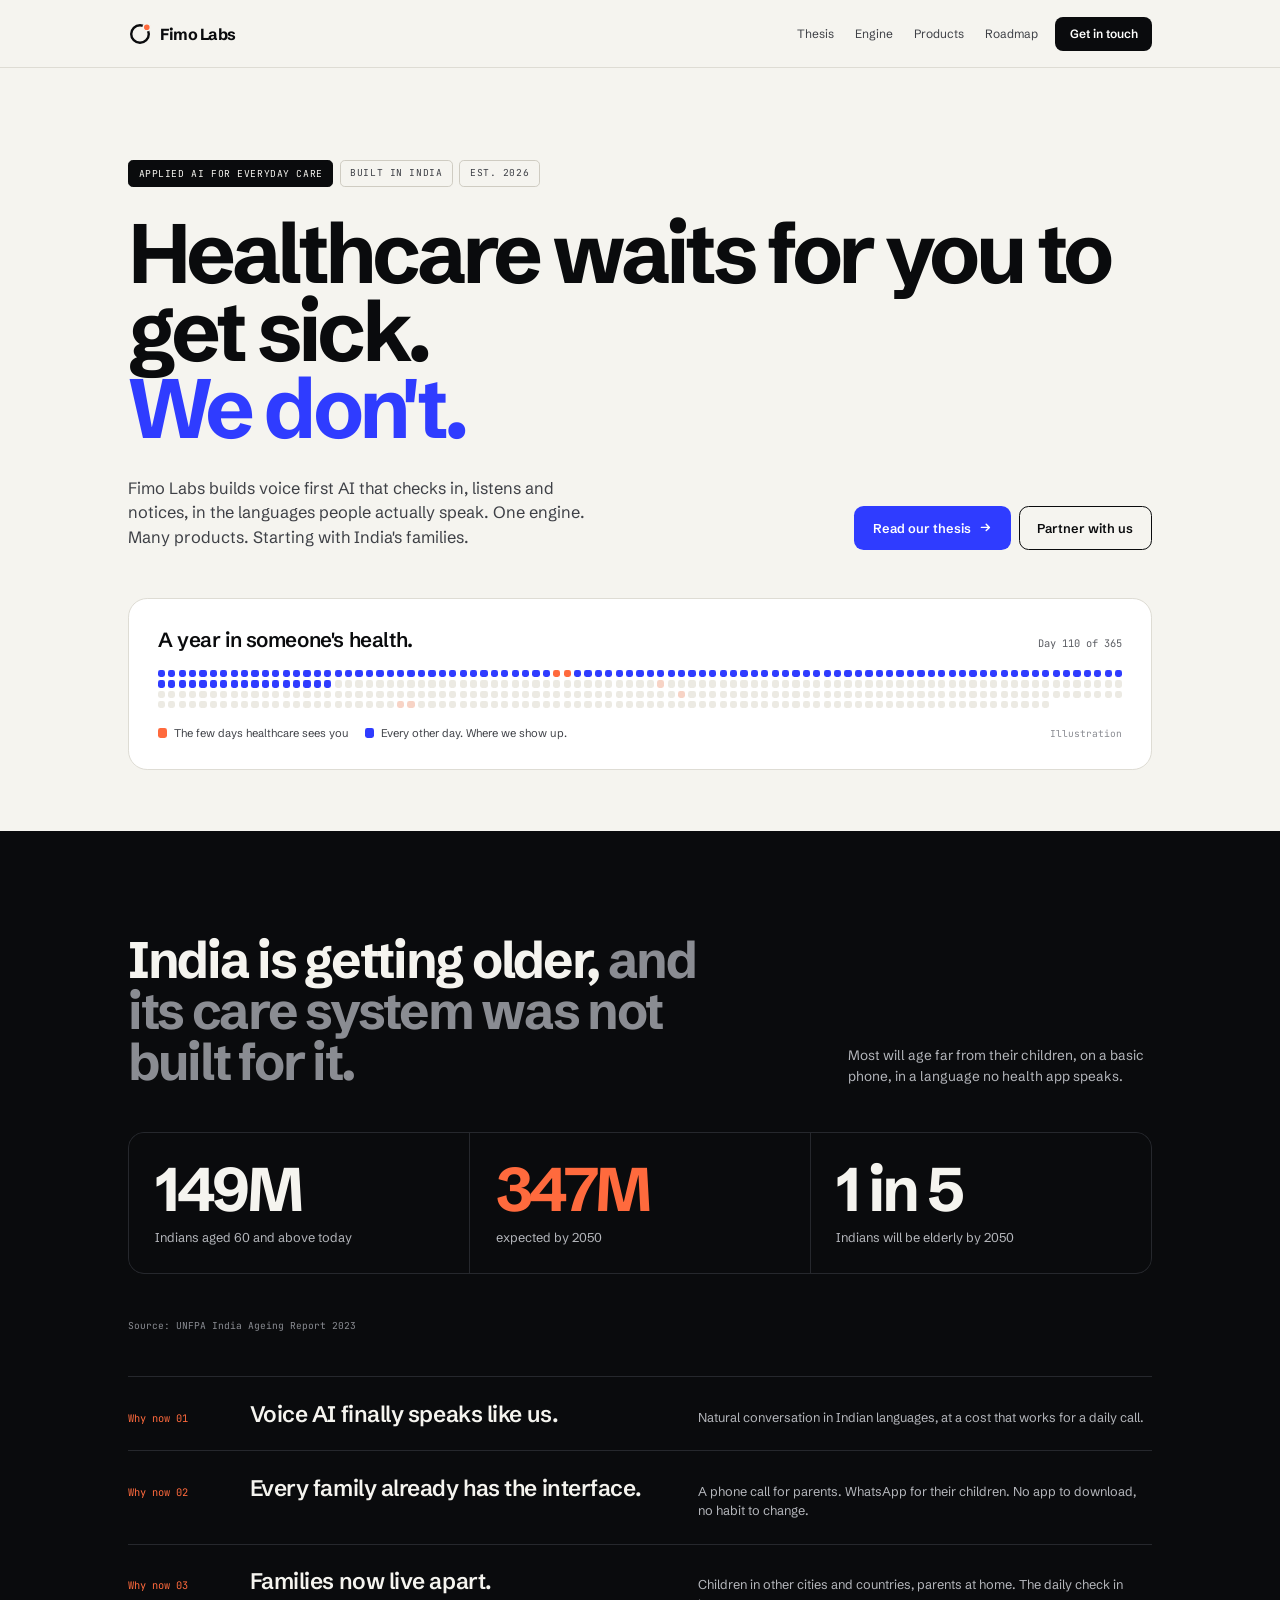
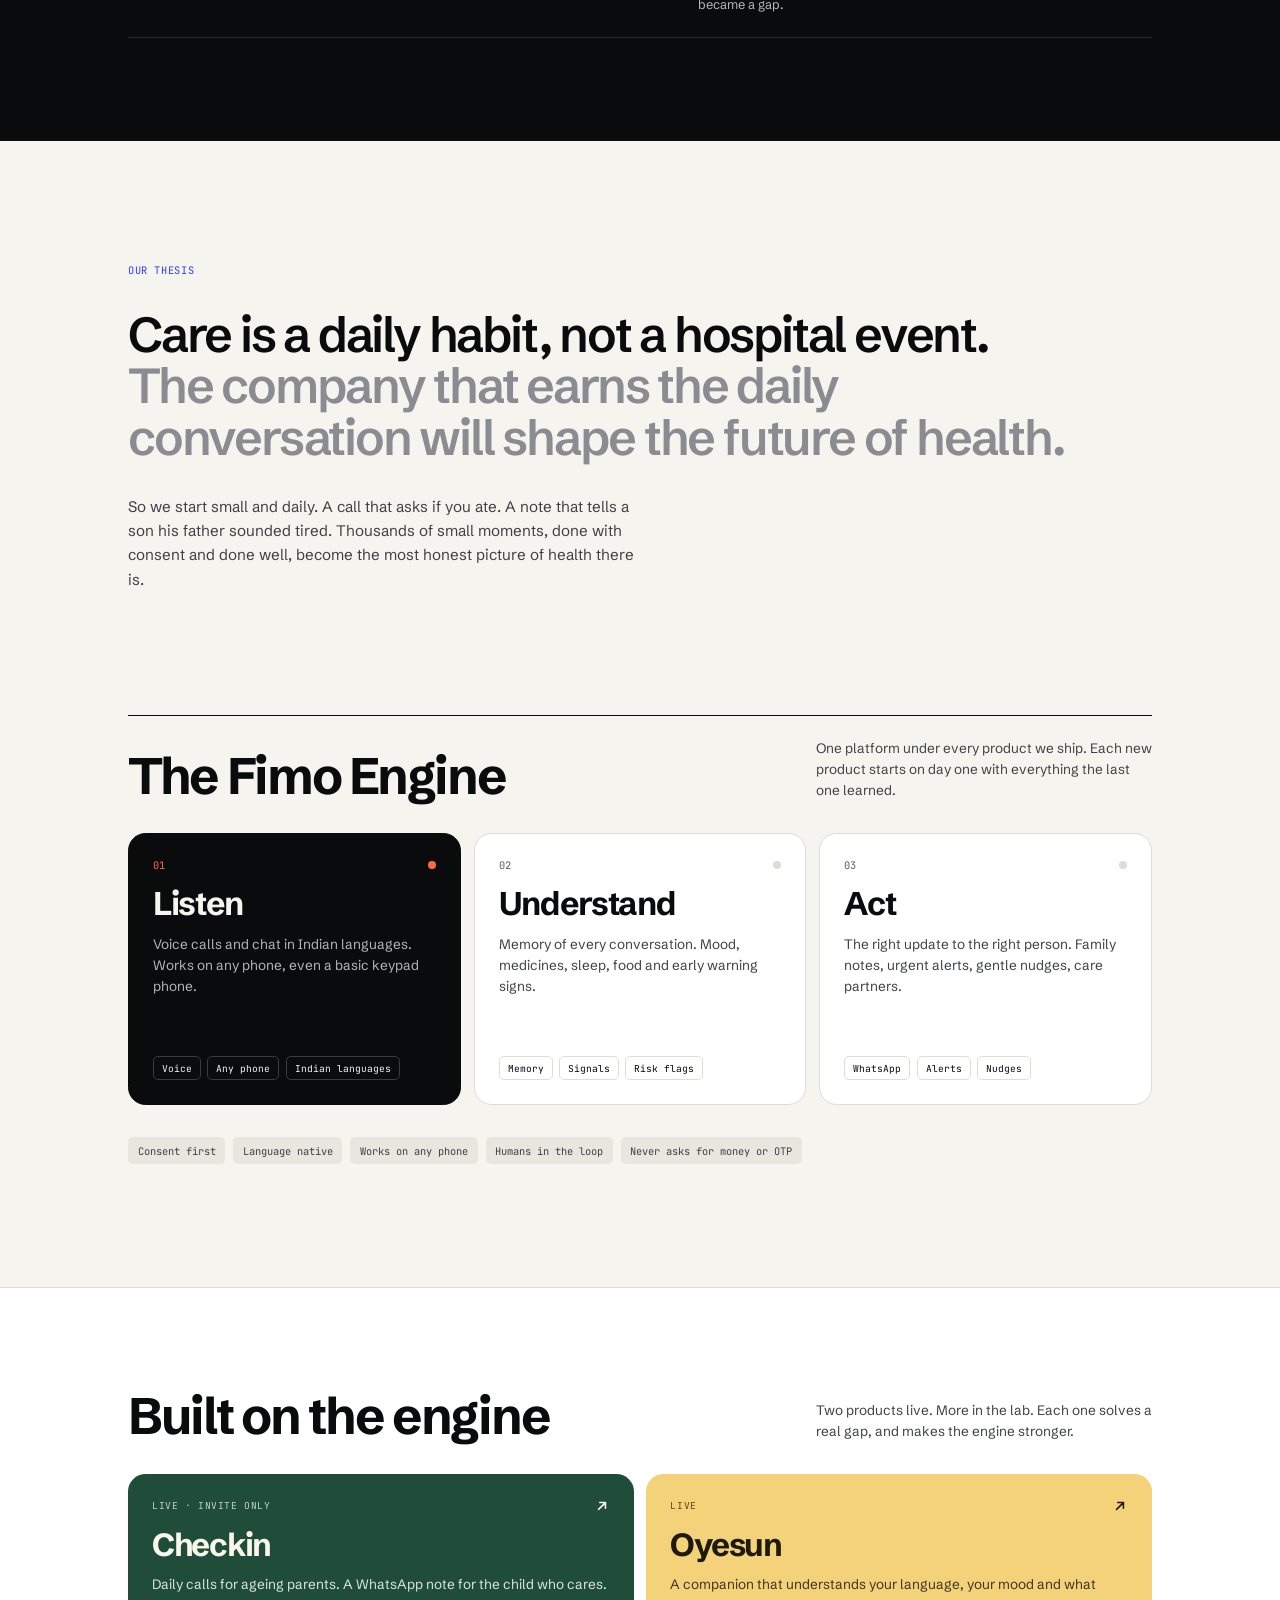
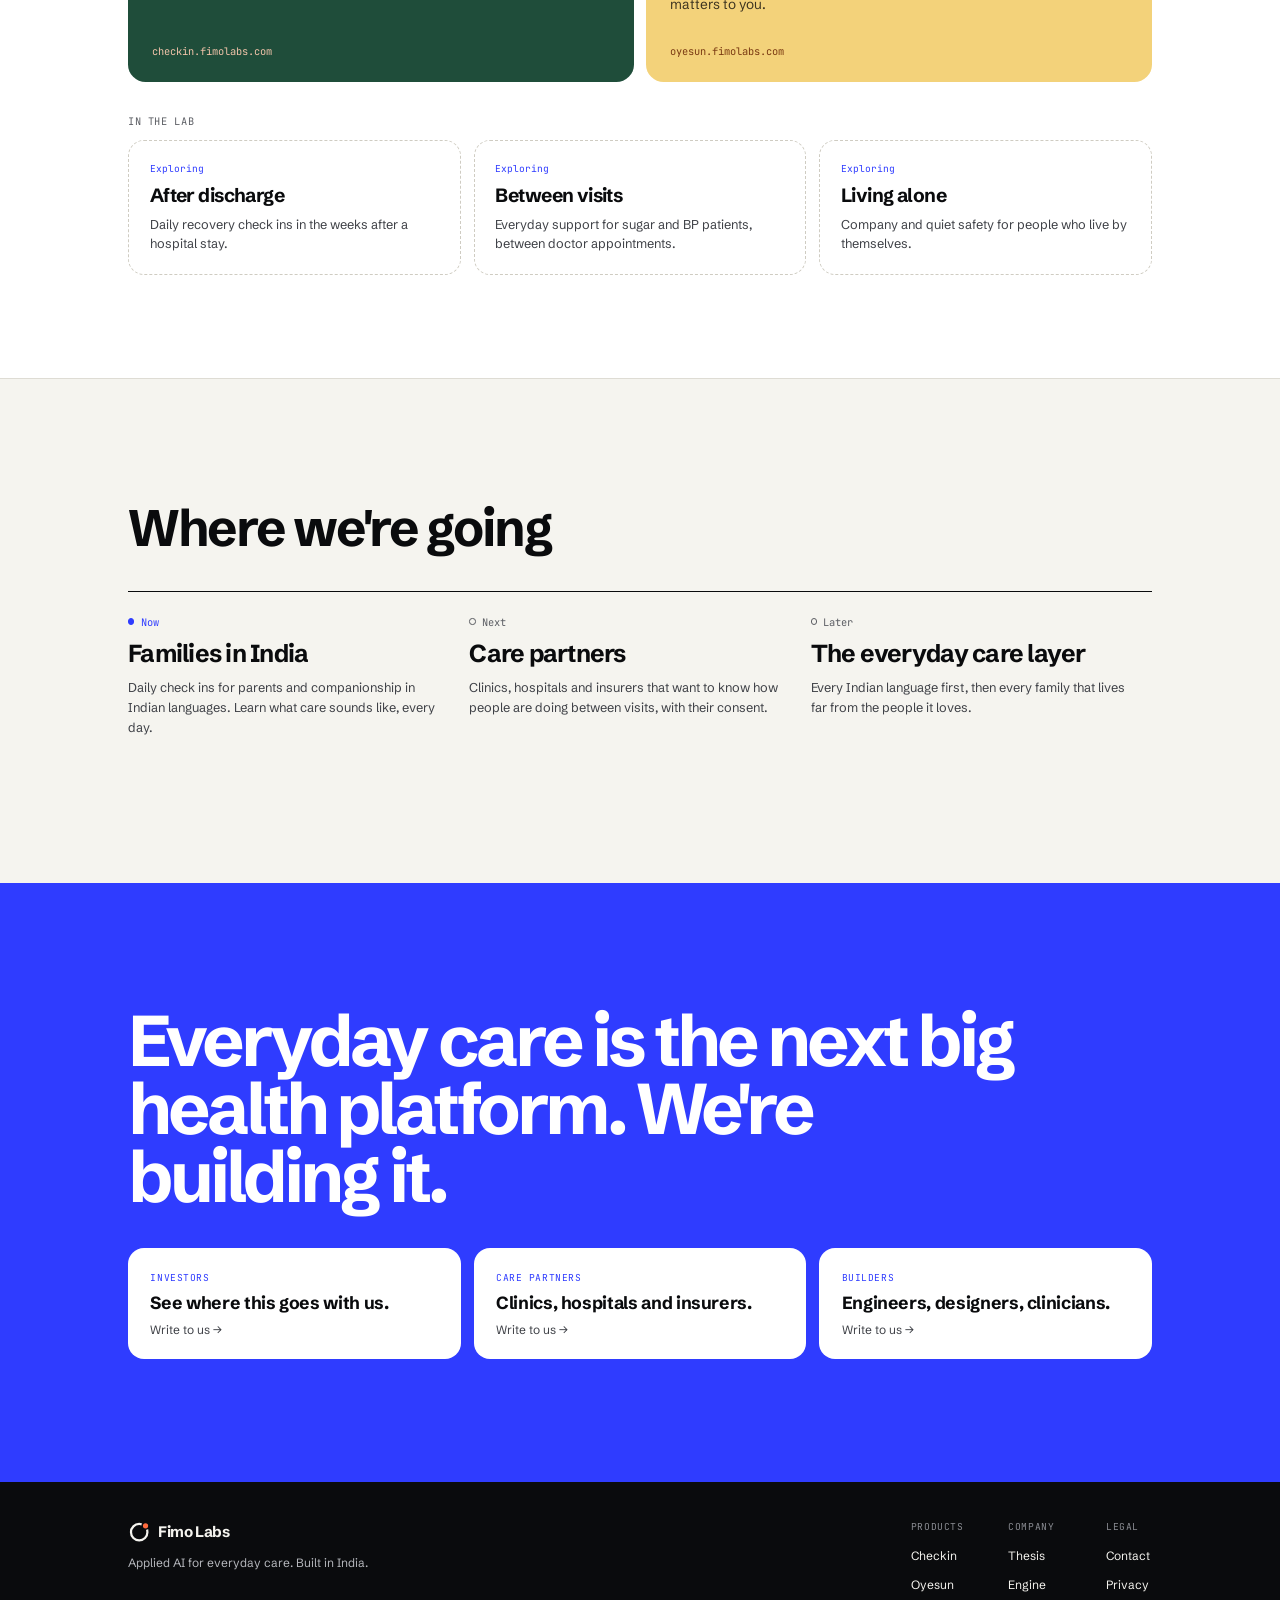
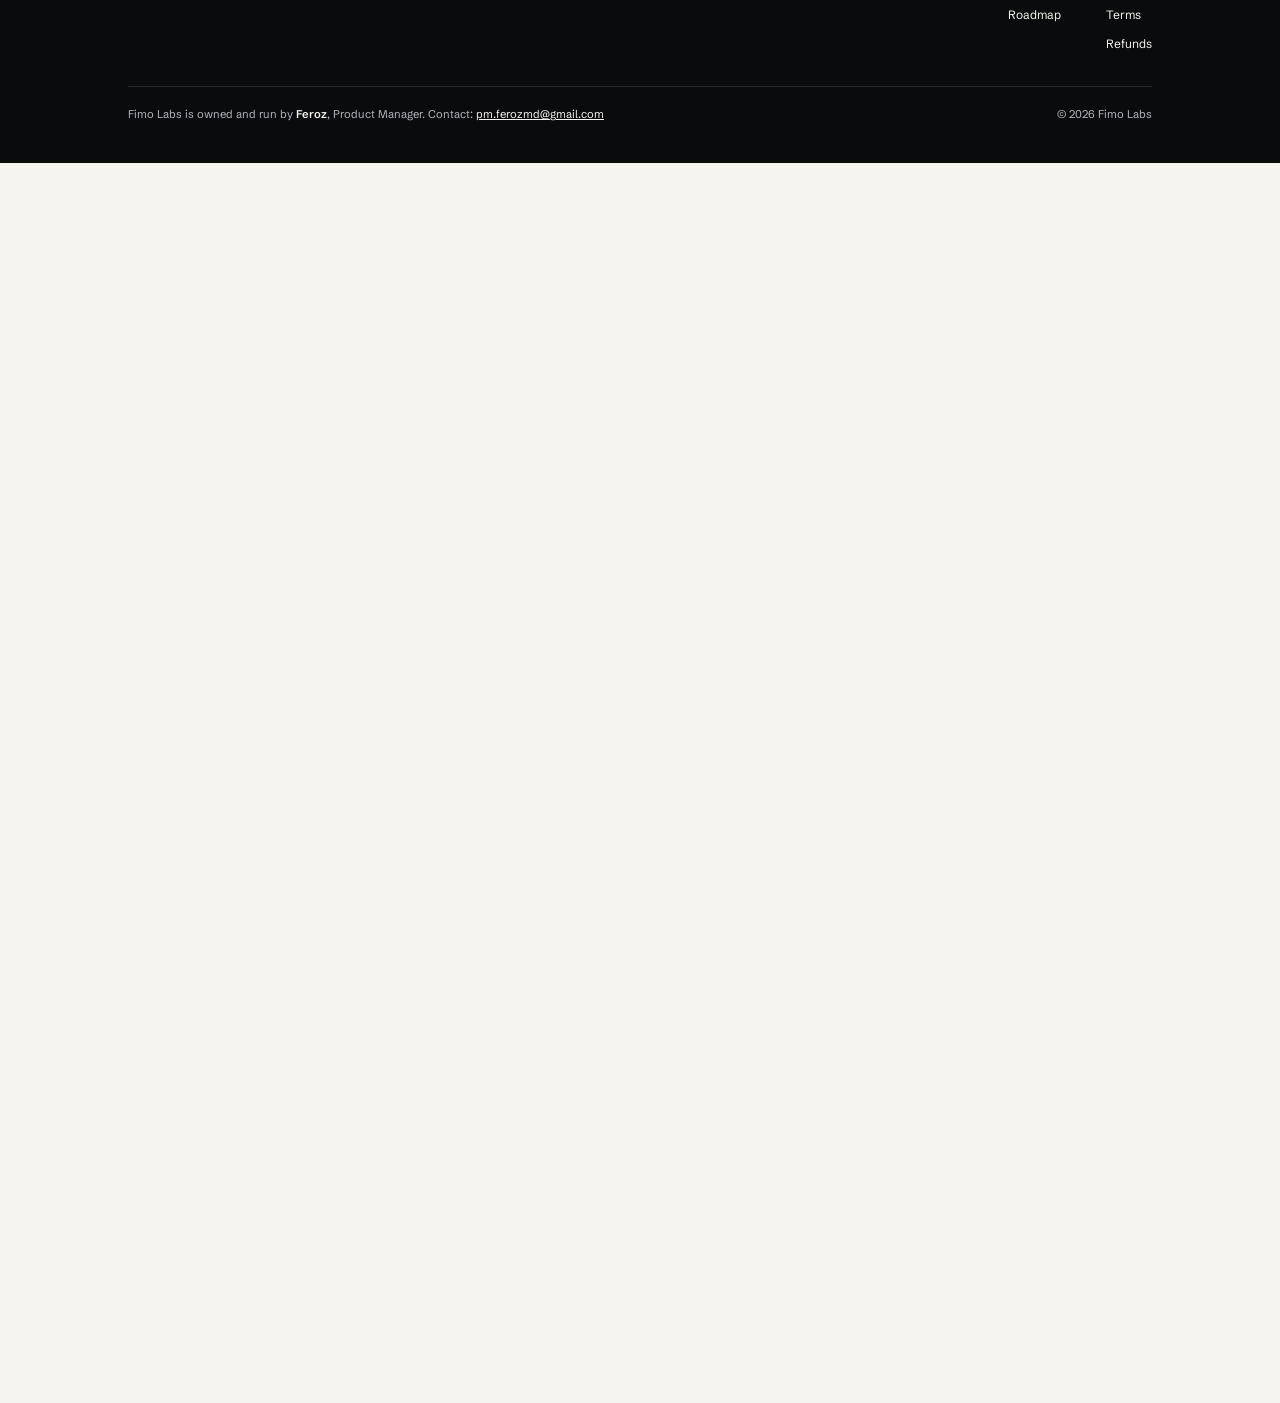
<file: index.html>
<!doctype html>
<html lang="en">
<head>
  <meta charset="utf-8">
  <meta name="viewport" content="width=device-width, initial-scale=1">
  <title>Fimo Labs · Applied AI for everyday care</title>
  <meta name="description" content="Fimo Labs builds voice first AI that checks in, listens and notices, in the languages people actually speak. Starting with India's families.">
  <meta property="og:title" content="Fimo Labs · Applied AI for everyday care">
  <meta property="og:description" content="Fimo Labs builds voice first AI that checks in, listens and notices, in the languages people actually speak. Starting with India's families.">
  <link rel="icon" href="/favicon.svg" type="image/svg+xml">
  <link rel="preconnect" href="https://fonts.googleapis.com">
  <link rel="preconnect" href="https://fonts.gstatic.com" crossorigin>
  <link href="https://fonts.googleapis.com/css2?family=Schibsted+Grotesk:wght@400;500;600;700;800&family=JetBrains+Mono:wght@400;500&display=swap" rel="stylesheet">
  <link rel="stylesheet" href="/site.css">
</head>
<body>
<header class="site-header">
  <nav aria-label="Main" class="nav">
    <a href="#top" class="brand">
      <svg width="30" height="30" viewBox="0 0 30 30" aria-hidden="true"><circle cx="15" cy="15" r="11" fill="none" stroke="#0A0B0D" stroke-width="3"></circle><circle cx="23.5" cy="6.5" r="4.5" fill="#FF6A3D" stroke="#F5F4EF" stroke-width="2"></circle></svg>
      <span>Fimo Labs</span>
    </a>
    <div class="nav-links">
      <a href="#thesis">Thesis</a>
      <a href="#engine">Engine</a>
      <a href="#products">Products</a>
      <a href="#roadmap">Roadmap</a>
      <a href="#contact" class="nav-cta">Get in touch</a>
    </div>
  </nav>
</header>
<main>
<section id="top" class="hero">
  <div class="inner col gap36">
    <div class="chips">
      <span class="chip dark">Applied AI for everyday care</span>
      <span class="chip">Built in India</span>
      <span class="chip">Est. 2026</span>
    </div>
    <h1>Healthcare waits for you to get sick.<span class="blue block">We don't.</span></h1>
    <div class="hero-row">
      <p class="hero-lead">Fimo Labs builds voice first AI that checks in, listens and notices, in the languages people actually speak. One engine. Many products. Starting with India's families.</p>
      <div class="hero-ctas">
        <a href="#thesis" class="btn-blue">Read our thesis
          <svg width="16" height="16" viewBox="0 0 16 16" aria-hidden="true"><path d="M3 8h10M9 4l4 4l-4 4" fill="none" stroke="currentColor" stroke-width="1.8" stroke-linecap="round" stroke-linejoin="round"></path></svg>
        </a>
        <a href="#contact" class="btn-outline">Partner with us</a>
      </div>
    </div>
    <figure class="year">
      <div class="year-head">
        <figcaption>A year in someone's health.</figcaption>
        <span class="mono-small">Day <span id="yearDay">1</span> of 365</span>
      </div>
      <div class="year-grid" id="yearGrid" aria-hidden="true"></div>
      <div class="year-foot">
        <div class="year-legend">
          <span><span class="sq orange"></span>The few days healthcare sees you</span>
          <span><span class="sq blue-bg"></span>Every other day. Where we show up.</span>
        </div>
        <span class="mono-tiny">Illustration</span>
      </div>
    </figure>
  </div>
</section>

<section class="gap">
  <div class="inner col gap56">
    <div class="gap-head">
      <h2>India is getting older, <span class="grey">and its care system was not built for it.</span></h2>
      <p>Most will age far from their children, on a basic phone, in a language no health app speaks.</p>
    </div>
    <div class="stats">
      <div class="stat"><span class="stat-num">149M</span><span class="stat-label">Indians aged 60 and above today</span></div>
      <div class="stat"><span class="stat-num orange-text">347M</span><span class="stat-label">expected by 2050</span></div>
      <div class="stat"><span class="stat-num">1 in 5</span><span class="stat-label">Indians will be elderly by 2050</span></div>
    </div>
    <span class="mono-tiny">Source: UNFPA India Ageing Report 2023</span>
    <div class="why">
      <div class="why-row"><span class="why-num">Why now 01</span><span class="why-title">Voice AI finally speaks like us.</span><span class="why-desc">Natural conversation in Indian languages, at a cost that works for a daily call.</span></div>
      <div class="why-row"><span class="why-num">Why now 02</span><span class="why-title">Every family already has the interface.</span><span class="why-desc">A phone call for parents. WhatsApp for their children. No app to download, no habit to change.</span></div>
      <div class="why-row"><span class="why-num">Why now 03</span><span class="why-title">Families now live apart.</span><span class="why-desc">Children in other cities and countries, parents at home. The daily check in became a gap.</span></div>
    </div>
  </div>
</section>

<section id="thesis" class="thesis">
  <div class="inner col gap40">
    <span class="mono-label blue">Our thesis</span>
    <p class="thesis-big">Care is a daily habit, not a hospital event. <span class="grey">The company that earns the daily conversation will shape the future of health.</span></p>
    <p class="thesis-body">So we start small and daily. A call that asks if you ate. A note that tells a son his father sounded tired. Thousands of small moments, done with consent and done well, become the most honest picture of health there is.</p>
  </div>
</section>

<section id="engine" class="engine">
  <div class="inner col gap40">
    <div class="section-head ruled">
      <h2>The Fimo Engine</h2>
      <p>One platform under every product we ship. Each new product starts on day one with everything the last one learned.</p>
    </div>
    <div class="layers">
      <div class="layer on" data-layer>
        <div class="layer-head"><span class="layer-num">01</span><span class="layer-dot"></span></div>
        <span class="layer-title">Listen</span>
        <span class="layer-desc">Voice calls and chat in Indian languages. Works on any phone, even a basic keypad phone.</span>
        <div class="layer-tags"><span>Voice</span><span>Any phone</span><span>Indian languages</span></div>
      </div>
      <div class="layer" data-layer>
        <div class="layer-head"><span class="layer-num">02</span><span class="layer-dot"></span></div>
        <span class="layer-title">Understand</span>
        <span class="layer-desc">Memory of every conversation. Mood, medicines, sleep, food and early warning signs.</span>
        <div class="layer-tags"><span>Memory</span><span>Signals</span><span>Risk flags</span></div>
      </div>
      <div class="layer" data-layer>
        <div class="layer-head"><span class="layer-num">03</span><span class="layer-dot"></span></div>
        <span class="layer-title">Act</span>
        <span class="layer-desc">The right update to the right person. Family notes, urgent alerts, gentle nudges, care partners.</span>
        <div class="layer-tags"><span>WhatsApp</span><span>Alerts</span><span>Nudges</span></div>
      </div>
    </div>
    <div class="principles">
      <span>Consent first</span><span>Language native</span><span>Works on any phone</span><span>Humans in the loop</span><span>Never asks for money or OTP</span>
    </div>
  </div>
</section>

<section id="products" class="products">
  <div class="inner col gap40">
    <div class="section-head">
      <h2>Built on the engine</h2>
      <p>Two products live. More in the lab. Each one solves a real gap, and makes the engine stronger.</p>
    </div>
    <div class="product-grid">
      <a href="https://checkin.fimolabs.com" class="product checkin">
        <div class="product-top"><span class="mono-label">Live · Invite only</span><svg width="20" height="20" viewBox="0 0 14 14" aria-hidden="true"><path d="M4 10L10 4M5 4h5v5" fill="none" stroke="currentColor" stroke-width="1.4" stroke-linecap="round" stroke-linejoin="round"></path></svg></div>
        <span class="product-name">Checkin</span>
        <span class="product-desc">Daily calls for ageing parents. A WhatsApp note for the child who cares.</span>
        <span class="product-url">checkin.fimolabs.com</span>
      </a>
      <a href="https://oyesun.fimolabs.com" class="product oyesun">
        <div class="product-top"><span class="mono-label">Live</span><svg width="20" height="20" viewBox="0 0 14 14" aria-hidden="true"><path d="M4 10L10 4M5 4h5v5" fill="none" stroke="currentColor" stroke-width="1.4" stroke-linecap="round" stroke-linejoin="round"></path></svg></div>
        <span class="product-name">Oyesun</span>
        <span class="product-desc">A companion that understands your language, your mood and what matters to you.</span>
        <span class="product-url">oyesun.fimolabs.com</span>
      </a>
    </div>
    <div class="col gap16">
      <span class="mono-label muted">In the lab</span>
      <div class="lab-grid">
        <div class="lab-card"><span class="lab-tag">Exploring</span><span class="lab-title">After discharge</span><span class="lab-desc">Daily recovery check ins in the weeks after a hospital stay.</span></div>
        <div class="lab-card"><span class="lab-tag">Exploring</span><span class="lab-title">Between visits</span><span class="lab-desc">Everyday support for sugar and BP patients, between doctor appointments.</span></div>
        <div class="lab-card"><span class="lab-tag">Exploring</span><span class="lab-title">Living alone</span><span class="lab-desc">Company and quiet safety for people who live by themselves.</span></div>
      </div>
    </div>
  </div>
</section>

<section id="roadmap" class="roadmap">
  <div class="inner col gap48">
    <h2>Where we're going</h2>
    <div class="road">
      <div class="road-col"><span class="road-when now"><span class="road-dot"></span>Now</span><span class="road-title">Families in India</span><span class="road-desc">Daily check ins for parents and companionship in Indian languages. Learn what care sounds like, every day.</span></div>
      <div class="road-col"><span class="road-when"><span class="road-dot"></span>Next</span><span class="road-title">Care partners</span><span class="road-desc">Clinics, hospitals and insurers that want to know how people are doing between visits, with their consent.</span></div>
      <div class="road-col"><span class="road-when"><span class="road-dot"></span>Later</span><span class="road-title">The everyday care layer</span><span class="road-desc">Every Indian language first, then every family that lives far from the people it loves.</span></div>
    </div>
  </div>
</section>

<section id="contact" class="contact">
  <div class="inner col gap48">
    <h2>Everyday care is the next big health platform. We're building it.</h2>
    <div class="contact-grid">
      <a href="mailto:pm.ferozmd@gmail.com?subject=Investing%20in%20Fimo%20Labs" class="contact-card"><span class="mono-label blue">Investors</span><span class="contact-title">See where this goes with us.</span><span class="contact-cta">Write to us →</span></a>
      <a href="mailto:pm.ferozmd@gmail.com?subject=Partnering%20with%20Fimo%20Labs" class="contact-card"><span class="mono-label blue">Care partners</span><span class="contact-title">Clinics, hospitals and insurers.</span><span class="contact-cta">Write to us →</span></a>
      <a href="mailto:pm.ferozmd@gmail.com?subject=Building%20with%20Fimo%20Labs" class="contact-card"><span class="mono-label blue">Builders</span><span class="contact-title">Engineers, designers, clinicians.</span><span class="contact-cta">Write to us →</span></a>
    </div>
  </div>
</section>
</main>
<footer class="site-footer">
  <div class="footer-inner">
    <div class="footer-top">
      <div class="footer-about">
        <div class="footer-brand">
          <svg width="28" height="28" viewBox="0 0 30 30" aria-hidden="true"><circle cx="15" cy="15" r="11" fill="none" stroke="#F5F4EF" stroke-width="3"></circle><circle cx="23.5" cy="6.5" r="4.5" fill="#FF6A3D" stroke="#0A0B0D" stroke-width="2"></circle></svg>
          <span>Fimo Labs</span>
        </div>
        <span>Applied AI for everyday care. Built in India.</span>
      </div>
      <div class="footer-cols">
        <div class="footer-col">
          <span class="mono-label">Products</span>
          <a href="https://checkin.fimolabs.com">Checkin</a>
          <a href="https://oyesun.fimolabs.com">Oyesun</a>
        </div>
        <div class="footer-col">
          <span class="mono-label">Company</span>
          <a href="#thesis">Thesis</a>
          <a href="#engine">Engine</a>
          <a href="#roadmap">Roadmap</a>
        </div>
        <div class="footer-col">
          <span class="mono-label">Legal</span>
          <a href="/contact">Contact</a>
          <a href="/privacy">Privacy</a>
          <a href="/terms">Terms</a>
          <a href="/refunds">Refunds</a>
        </div>
      </div>
    </div>
    <div class="footer-bottom">
      <span>Fimo Labs is owned and run by <strong>Feroz</strong>, Product Manager. Contact: <a href="mailto:pm.ferozmd@gmail.com">pm.ferozmd@gmail.com</a></span>
      <span>© 2026 Fimo Labs</span>
    </div>
  </div>
</footer>
<script src="/site.js"></script>
</body>
</html>
</file>
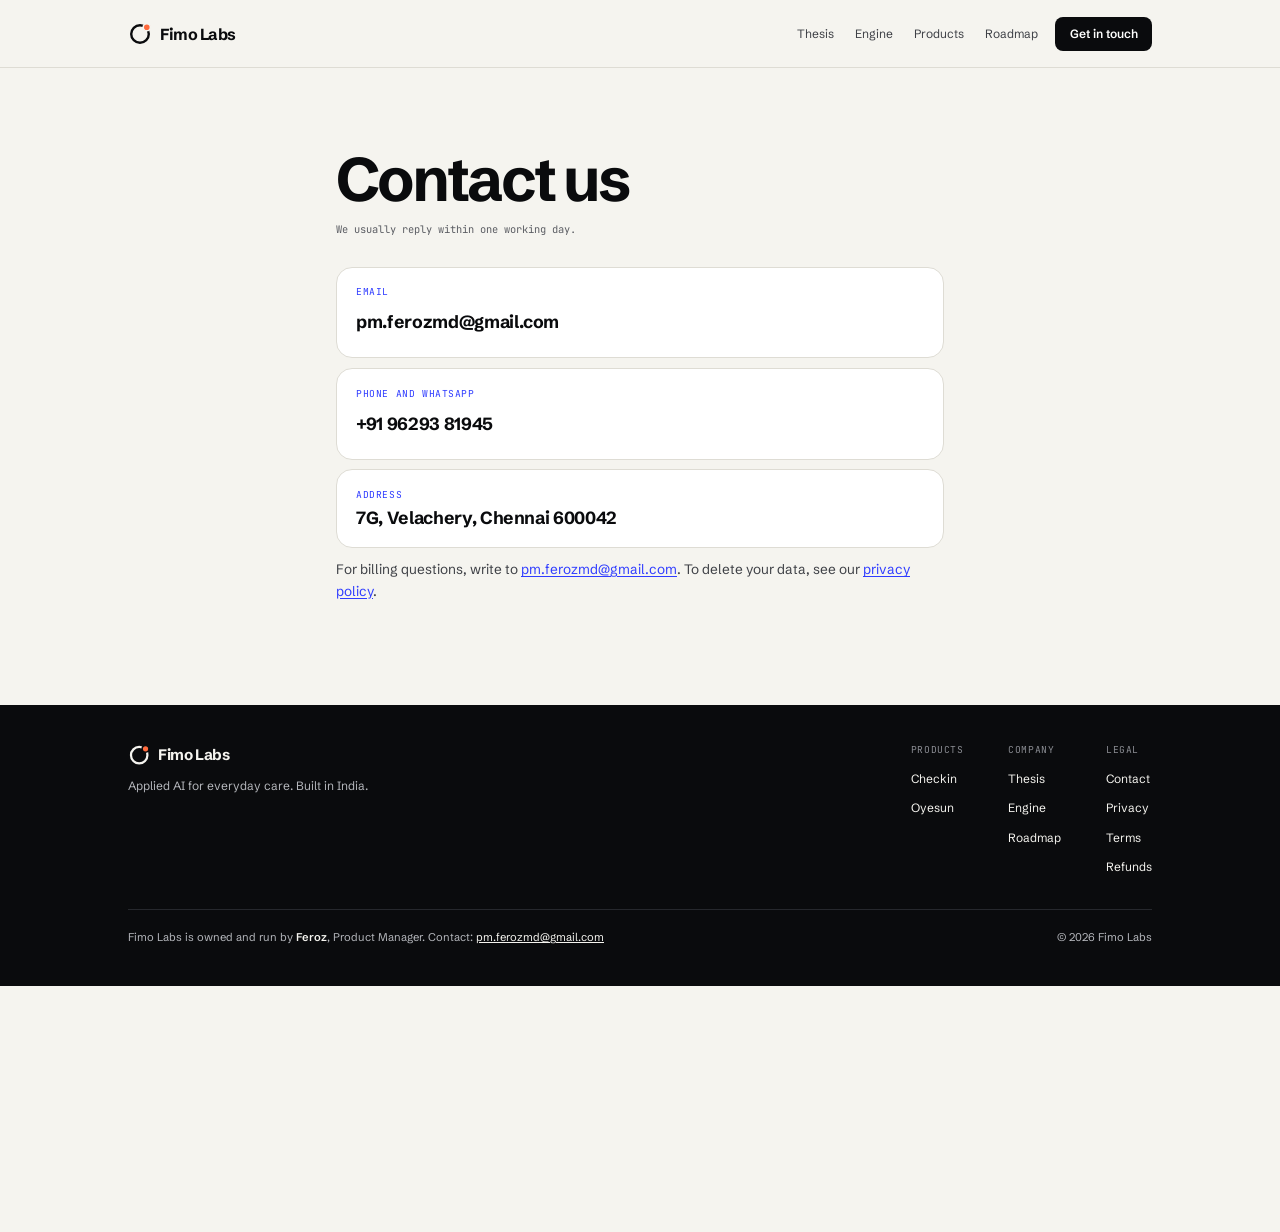
<file: contact.html>
<!doctype html>
<html lang="en">
<head>
  <meta charset="utf-8">
  <meta name="viewport" content="width=device-width, initial-scale=1">
  <title>Contact · Fimo Labs</title>
  <meta name="description" content="How to reach Fimo Labs.">
  <meta property="og:title" content="Contact · Fimo Labs">
  <meta property="og:description" content="How to reach Fimo Labs.">
  <link rel="icon" href="/favicon.svg" type="image/svg+xml">
  <link rel="preconnect" href="https://fonts.googleapis.com">
  <link rel="preconnect" href="https://fonts.gstatic.com" crossorigin>
  <link href="https://fonts.googleapis.com/css2?family=Schibsted+Grotesk:wght@400;500;600;700;800&family=JetBrains+Mono:wght@400;500&display=swap" rel="stylesheet">
  <link rel="stylesheet" href="/site.css">
</head>
<body>
<header class="site-header">
  <nav aria-label="Main" class="nav">
    <a href="/#top" class="brand">
      <svg width="30" height="30" viewBox="0 0 30 30" aria-hidden="true"><circle cx="15" cy="15" r="11" fill="none" stroke="#0A0B0D" stroke-width="3"></circle><circle cx="23.5" cy="6.5" r="4.5" fill="#FF6A3D" stroke="#F5F4EF" stroke-width="2"></circle></svg>
      <span>Fimo Labs</span>
    </a>
    <div class="nav-links">
      <a href="/#thesis">Thesis</a>
      <a href="/#engine">Engine</a>
      <a href="/#products">Products</a>
      <a href="/#roadmap">Roadmap</a>
      <a href="/#contact" class="nav-cta">Get in touch</a>
    </div>
  </nav>
</header>
<main class="doc">
  <div class="doc-inner">
  <h1>Contact us</h1>
  <p class="updated">We usually reply within one working day.</p>
  <dl class="contact-list">
    <div class="contact-item"><dt>Email</dt><dd><a href="mailto:pm.ferozmd@gmail.com">pm.ferozmd@gmail.com</a></dd></div>
    <div class="contact-item"><dt>Phone and WhatsApp</dt><dd><a href="tel:+919629381945">+91 96293 81945</a></dd></div>
    <div class="contact-item"><dt>Address</dt><dd>7G, Velachery, Chennai 600042</dd></div>
  </dl>
  <p>For billing questions, write to <a href="mailto:pm.ferozmd@gmail.com">pm.ferozmd@gmail.com</a>. To delete your data, see our <a href="/privacy">privacy policy</a>.</p>
  </div>
</main>
<footer class="site-footer">
  <div class="footer-inner">
    <div class="footer-top">
      <div class="footer-about">
        <div class="footer-brand">
          <svg width="28" height="28" viewBox="0 0 30 30" aria-hidden="true"><circle cx="15" cy="15" r="11" fill="none" stroke="#F5F4EF" stroke-width="3"></circle><circle cx="23.5" cy="6.5" r="4.5" fill="#FF6A3D" stroke="#0A0B0D" stroke-width="2"></circle></svg>
          <span>Fimo Labs</span>
        </div>
        <span>Applied AI for everyday care. Built in India.</span>
      </div>
      <div class="footer-cols">
        <div class="footer-col">
          <span class="mono-label">Products</span>
          <a href="https://checkin.fimolabs.com">Checkin</a>
          <a href="#" data-oyesun>Oyesun</a>
        </div>
        <div class="footer-col">
          <span class="mono-label">Company</span>
          <a href="/#thesis">Thesis</a>
          <a href="/#engine">Engine</a>
          <a href="/#roadmap">Roadmap</a>
        </div>
        <div class="footer-col">
          <span class="mono-label">Legal</span>
          <a href="/contact">Contact</a>
          <a href="/privacy">Privacy</a>
          <a href="/terms">Terms</a>
          <a href="/refunds">Refunds</a>
        </div>
      </div>
    </div>
    <div class="footer-bottom">
      <span>Fimo Labs is owned and run by <strong>Feroz</strong>, Product Manager. Contact: <a href="mailto:pm.ferozmd@gmail.com">pm.ferozmd@gmail.com</a></span>
      <span>© 2026 Fimo Labs</span>
    </div>
  </div>
</footer>
<script src="/site.js"></script>
</body>
</html>
</file>
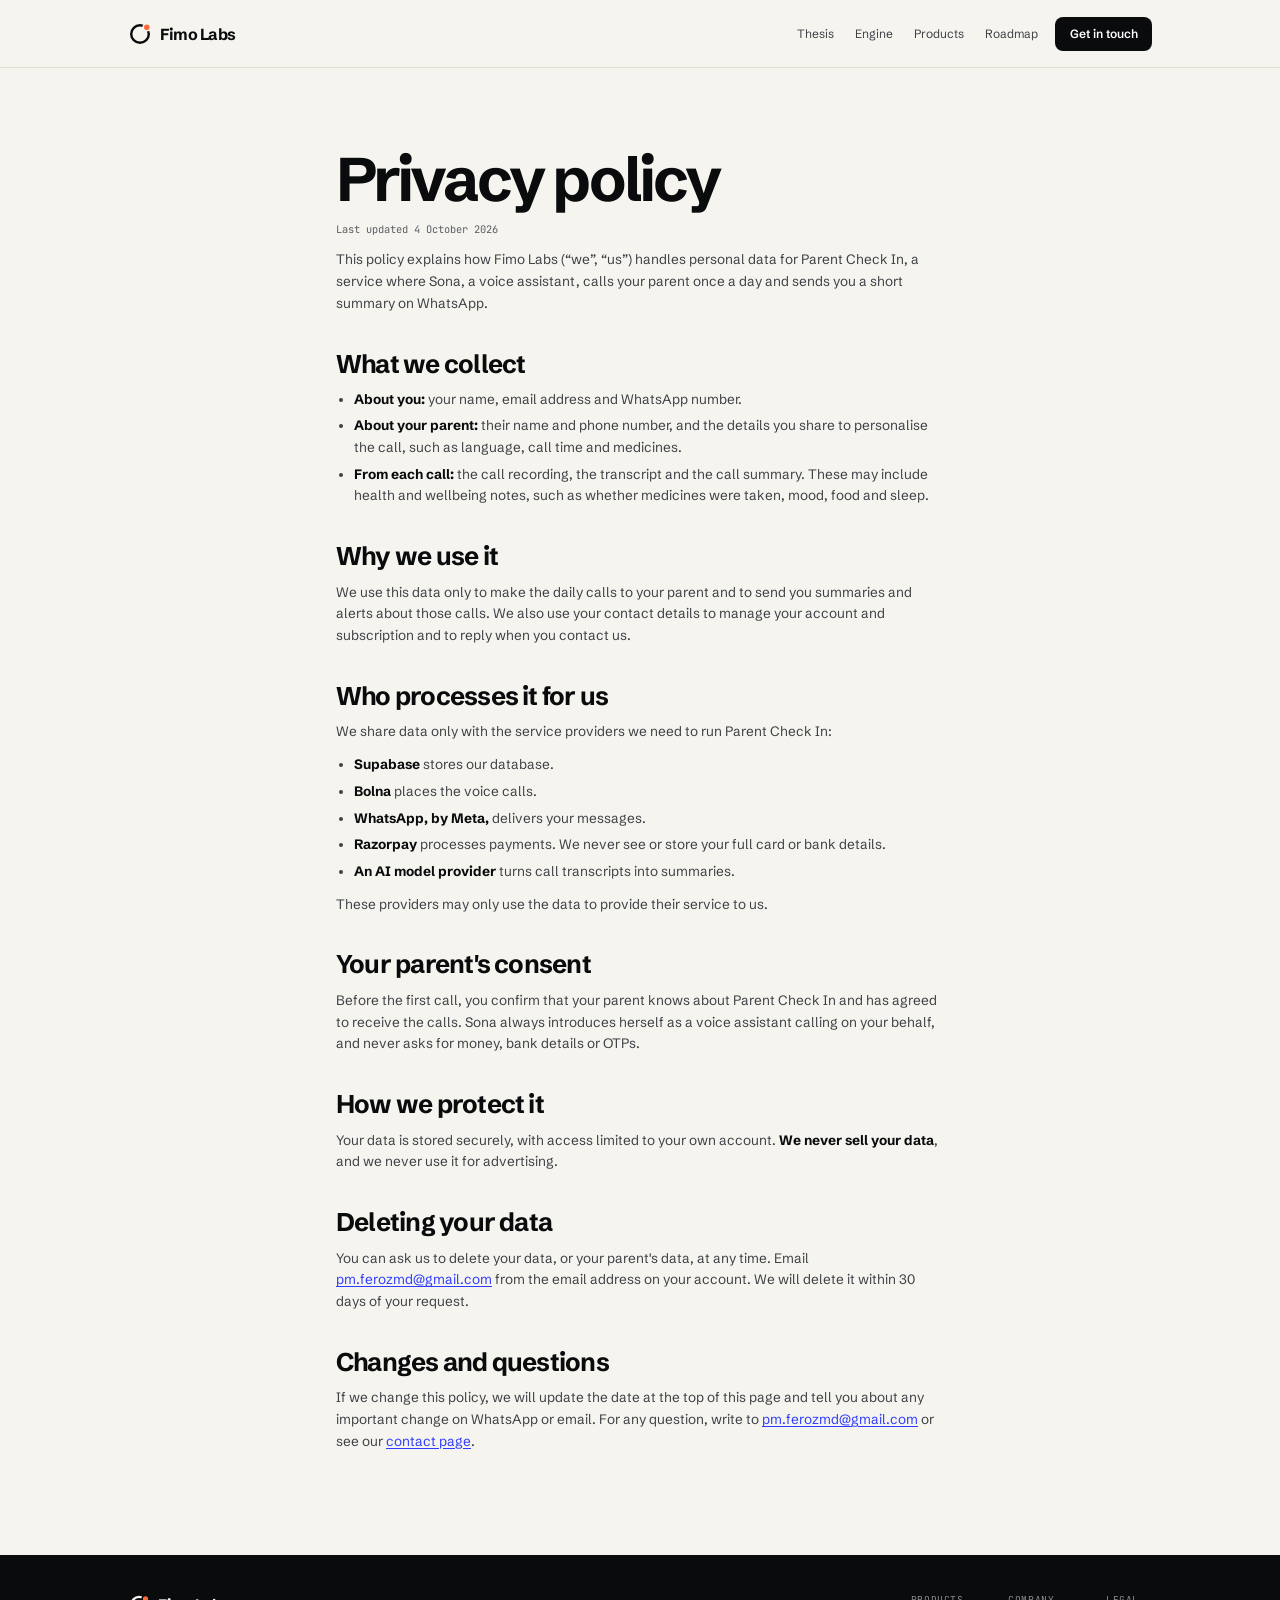
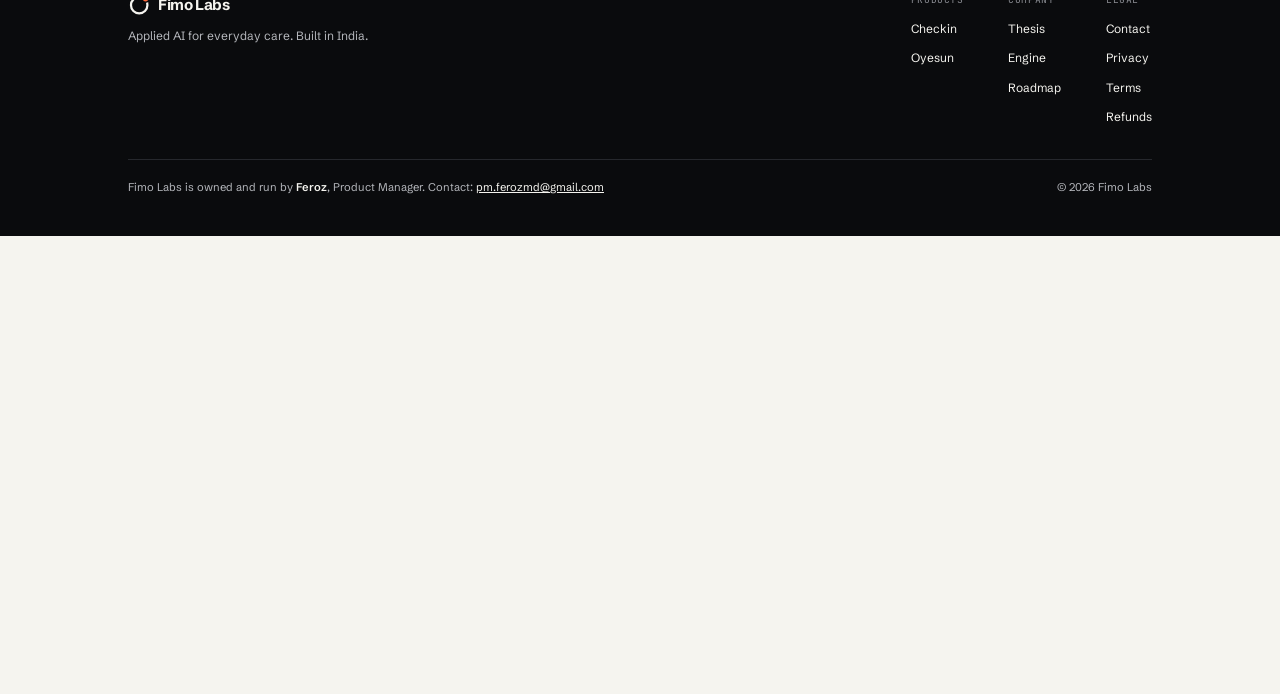
<file: privacy.html>
<!doctype html>
<html lang="en">
<head>
  <meta charset="utf-8">
  <meta name="viewport" content="width=device-width, initial-scale=1">
  <title>Privacy policy · Fimo Labs</title>
  <meta name="description" content="What data Fimo Labs collects for Parent Check In, why, and how to delete it.">
  <meta property="og:title" content="Privacy policy · Fimo Labs">
  <meta property="og:description" content="What data Fimo Labs collects for Parent Check In, why, and how to delete it.">
  <link rel="icon" href="/favicon.svg" type="image/svg+xml">
  <link rel="preconnect" href="https://fonts.googleapis.com">
  <link rel="preconnect" href="https://fonts.gstatic.com" crossorigin>
  <link href="https://fonts.googleapis.com/css2?family=Schibsted+Grotesk:wght@400;500;600;700;800&family=JetBrains+Mono:wght@400;500&display=swap" rel="stylesheet">
  <link rel="stylesheet" href="/site.css">
</head>
<body>
<header class="site-header">
  <nav aria-label="Main" class="nav">
    <a href="/#top" class="brand">
      <svg width="30" height="30" viewBox="0 0 30 30" aria-hidden="true"><circle cx="15" cy="15" r="11" fill="none" stroke="#0A0B0D" stroke-width="3"></circle><circle cx="23.5" cy="6.5" r="4.5" fill="#FF6A3D" stroke="#F5F4EF" stroke-width="2"></circle></svg>
      <span>Fimo Labs</span>
    </a>
    <div class="nav-links">
      <a href="/#thesis">Thesis</a>
      <a href="/#engine">Engine</a>
      <a href="/#products">Products</a>
      <a href="/#roadmap">Roadmap</a>
      <a href="/#contact" class="nav-cta">Get in touch</a>
    </div>
  </nav>
</header>
<main class="doc">
  <div class="doc-inner">
  <h1>Privacy policy</h1>
  <p class="updated">Last updated 4 October 2026</p>
  <p>This policy explains how Fimo Labs (“we”, “us”) handles personal data for Parent Check In, a service where Sona, a voice assistant, calls your parent once a day and sends you a short summary on WhatsApp.</p>

  <h2>What we collect</h2>
  <ul>
    <li><strong>About you:</strong> your name, email address and WhatsApp number.</li>
    <li><strong>About your parent:</strong> their name and phone number, and the details you share to personalise the call, such as language, call time and medicines.</li>
    <li><strong>From each call:</strong> the call recording, the transcript and the call summary. These may include health and wellbeing notes, such as whether medicines were taken, mood, food and sleep.</li>
  </ul>

  <h2>Why we use it</h2>
  <p>We use this data only to make the daily calls to your parent and to send you summaries and alerts about those calls. We also use your contact details to manage your account and subscription and to reply when you contact us.</p>

  <h2>Who processes it for us</h2>
  <p>We share data only with the service providers we need to run Parent Check In:</p>
  <ul>
    <li><strong>Supabase</strong> stores our database.</li>
    <li><strong>Bolna</strong> places the voice calls.</li>
    <li><strong>WhatsApp, by Meta,</strong> delivers your messages.</li>
    <li><strong>Razorpay</strong> processes payments. We never see or store your full card or bank details.</li>
    <li><strong>An AI model provider</strong> turns call transcripts into summaries.</li>
  </ul>
  <p>These providers may only use the data to provide their service to us.</p>

  <h2>Your parent's consent</h2>
  <p>Before the first call, you confirm that your parent knows about Parent Check In and has agreed to receive the calls. Sona always introduces herself as a voice assistant calling on your behalf, and never asks for money, bank details or OTPs.</p>

  <h2>How we protect it</h2>
  <p>Your data is stored securely, with access limited to your own account. <strong>We never sell your data</strong>, and we never use it for advertising.</p>

  <h2>Deleting your data</h2>
  <p>You can ask us to delete your data, or your parent's data, at any time. Email <a href="mailto:pm.ferozmd@gmail.com">pm.ferozmd@gmail.com</a> from the email address on your account. We will delete it within 30 days of your request.</p>

  <h2>Changes and questions</h2>
  <p>If we change this policy, we will update the date at the top of this page and tell you about any important change on WhatsApp or email. For any question, write to <a href="mailto:pm.ferozmd@gmail.com">pm.ferozmd@gmail.com</a> or see our <a href="/contact">contact page</a>.</p>
  </div>
</main>
<footer class="site-footer">
  <div class="footer-inner">
    <div class="footer-top">
      <div class="footer-about">
        <div class="footer-brand">
          <svg width="28" height="28" viewBox="0 0 30 30" aria-hidden="true"><circle cx="15" cy="15" r="11" fill="none" stroke="#F5F4EF" stroke-width="3"></circle><circle cx="23.5" cy="6.5" r="4.5" fill="#FF6A3D" stroke="#0A0B0D" stroke-width="2"></circle></svg>
          <span>Fimo Labs</span>
        </div>
        <span>Applied AI for everyday care. Built in India.</span>
      </div>
      <div class="footer-cols">
        <div class="footer-col">
          <span class="mono-label">Products</span>
          <a href="https://checkin.fimolabs.com">Checkin</a>
          <a href="#" data-oyesun>Oyesun</a>
        </div>
        <div class="footer-col">
          <span class="mono-label">Company</span>
          <a href="/#thesis">Thesis</a>
          <a href="/#engine">Engine</a>
          <a href="/#roadmap">Roadmap</a>
        </div>
        <div class="footer-col">
          <span class="mono-label">Legal</span>
          <a href="/contact">Contact</a>
          <a href="/privacy">Privacy</a>
          <a href="/terms">Terms</a>
          <a href="/refunds">Refunds</a>
        </div>
      </div>
    </div>
    <div class="footer-bottom">
      <span>Fimo Labs is owned and run by <strong>Feroz</strong>, Product Manager. Contact: <a href="mailto:pm.ferozmd@gmail.com">pm.ferozmd@gmail.com</a></span>
      <span>© 2026 Fimo Labs</span>
    </div>
  </div>
</footer>
<script src="/site.js"></script>
</body>
</html>
</file>
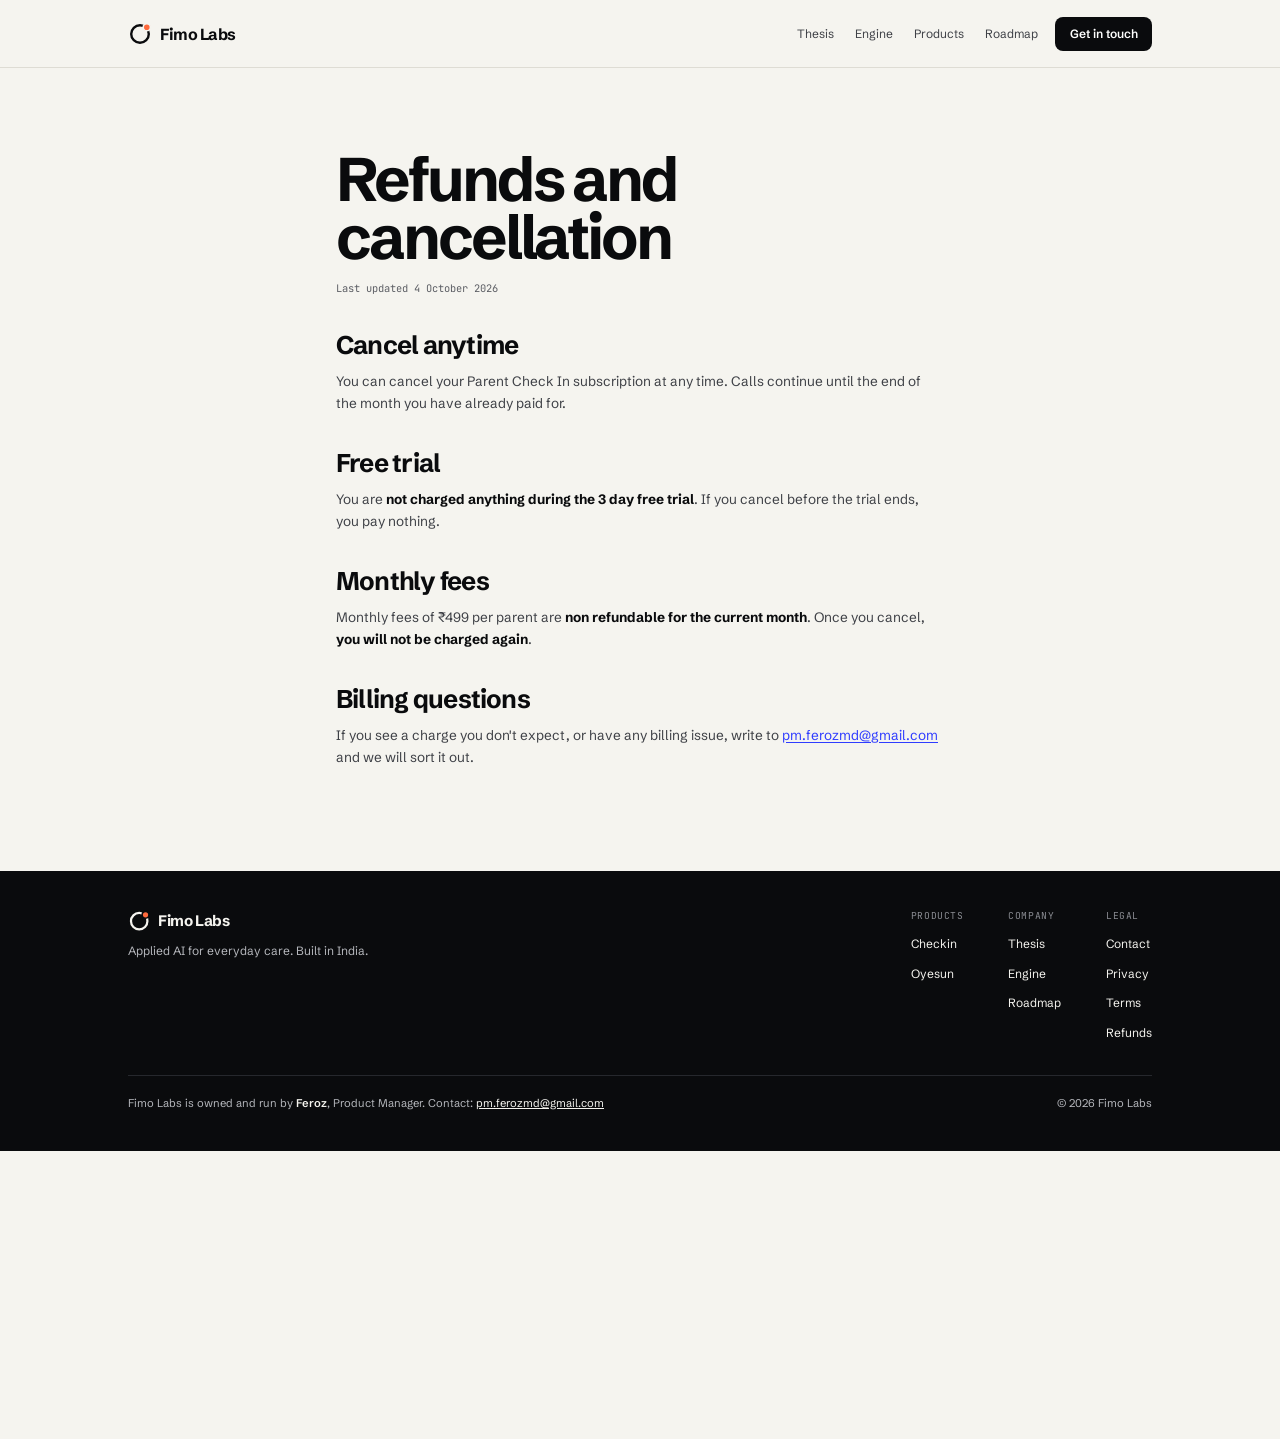
<file: refunds.html>
<!doctype html>
<html lang="en">
<head>
  <meta charset="utf-8">
  <meta name="viewport" content="width=device-width, initial-scale=1">
  <title>Refund and cancellation policy · Fimo Labs</title>
  <meta name="description" content="How cancellations and refunds work for Parent Check In.">
  <meta property="og:title" content="Refund and cancellation policy · Fimo Labs">
  <meta property="og:description" content="How cancellations and refunds work for Parent Check In.">
  <link rel="icon" href="/favicon.svg" type="image/svg+xml">
  <link rel="preconnect" href="https://fonts.googleapis.com">
  <link rel="preconnect" href="https://fonts.gstatic.com" crossorigin>
  <link href="https://fonts.googleapis.com/css2?family=Schibsted+Grotesk:wght@400;500;600;700;800&family=JetBrains+Mono:wght@400;500&display=swap" rel="stylesheet">
  <link rel="stylesheet" href="/site.css">
</head>
<body>
<header class="site-header">
  <nav aria-label="Main" class="nav">
    <a href="/#top" class="brand">
      <svg width="30" height="30" viewBox="0 0 30 30" aria-hidden="true"><circle cx="15" cy="15" r="11" fill="none" stroke="#0A0B0D" stroke-width="3"></circle><circle cx="23.5" cy="6.5" r="4.5" fill="#FF6A3D" stroke="#F5F4EF" stroke-width="2"></circle></svg>
      <span>Fimo Labs</span>
    </a>
    <div class="nav-links">
      <a href="/#thesis">Thesis</a>
      <a href="/#engine">Engine</a>
      <a href="/#products">Products</a>
      <a href="/#roadmap">Roadmap</a>
      <a href="/#contact" class="nav-cta">Get in touch</a>
    </div>
  </nav>
</header>
<main class="doc">
  <div class="doc-inner">
  <h1>Refunds and cancellation</h1>
  <p class="updated">Last updated 4 October 2026</p>

  <h2>Cancel anytime</h2>
  <p>You can cancel your Parent Check In subscription at any time. Calls continue until the end of the month you have already paid for.</p>

  <h2>Free trial</h2>
  <p>You are <strong>not charged anything during the 3 day free trial</strong>. If you cancel before the trial ends, you pay nothing.</p>

  <h2>Monthly fees</h2>
  <p>Monthly fees of ₹499 per parent are <strong>non refundable for the current month</strong>. Once you cancel, <strong>you will not be charged again</strong>.</p>

  <h2>Billing questions</h2>
  <p>If you see a charge you don't expect, or have any billing issue, write to <a href="mailto:pm.ferozmd@gmail.com">pm.ferozmd@gmail.com</a> and we will sort it out.</p>
  </div>
</main>
<footer class="site-footer">
  <div class="footer-inner">
    <div class="footer-top">
      <div class="footer-about">
        <div class="footer-brand">
          <svg width="28" height="28" viewBox="0 0 30 30" aria-hidden="true"><circle cx="15" cy="15" r="11" fill="none" stroke="#F5F4EF" stroke-width="3"></circle><circle cx="23.5" cy="6.5" r="4.5" fill="#FF6A3D" stroke="#0A0B0D" stroke-width="2"></circle></svg>
          <span>Fimo Labs</span>
        </div>
        <span>Applied AI for everyday care. Built in India.</span>
      </div>
      <div class="footer-cols">
        <div class="footer-col">
          <span class="mono-label">Products</span>
          <a href="https://checkin.fimolabs.com">Checkin</a>
          <a href="#" data-oyesun>Oyesun</a>
        </div>
        <div class="footer-col">
          <span class="mono-label">Company</span>
          <a href="/#thesis">Thesis</a>
          <a href="/#engine">Engine</a>
          <a href="/#roadmap">Roadmap</a>
        </div>
        <div class="footer-col">
          <span class="mono-label">Legal</span>
          <a href="/contact">Contact</a>
          <a href="/privacy">Privacy</a>
          <a href="/terms">Terms</a>
          <a href="/refunds">Refunds</a>
        </div>
      </div>
    </div>
    <div class="footer-bottom">
      <span>Fimo Labs is owned and run by <strong>Feroz</strong>, Product Manager. Contact: <a href="mailto:pm.ferozmd@gmail.com">pm.ferozmd@gmail.com</a></span>
      <span>© 2026 Fimo Labs</span>
    </div>
  </div>
</footer>
<script src="/site.js"></script>
</body>
</html>
</file>
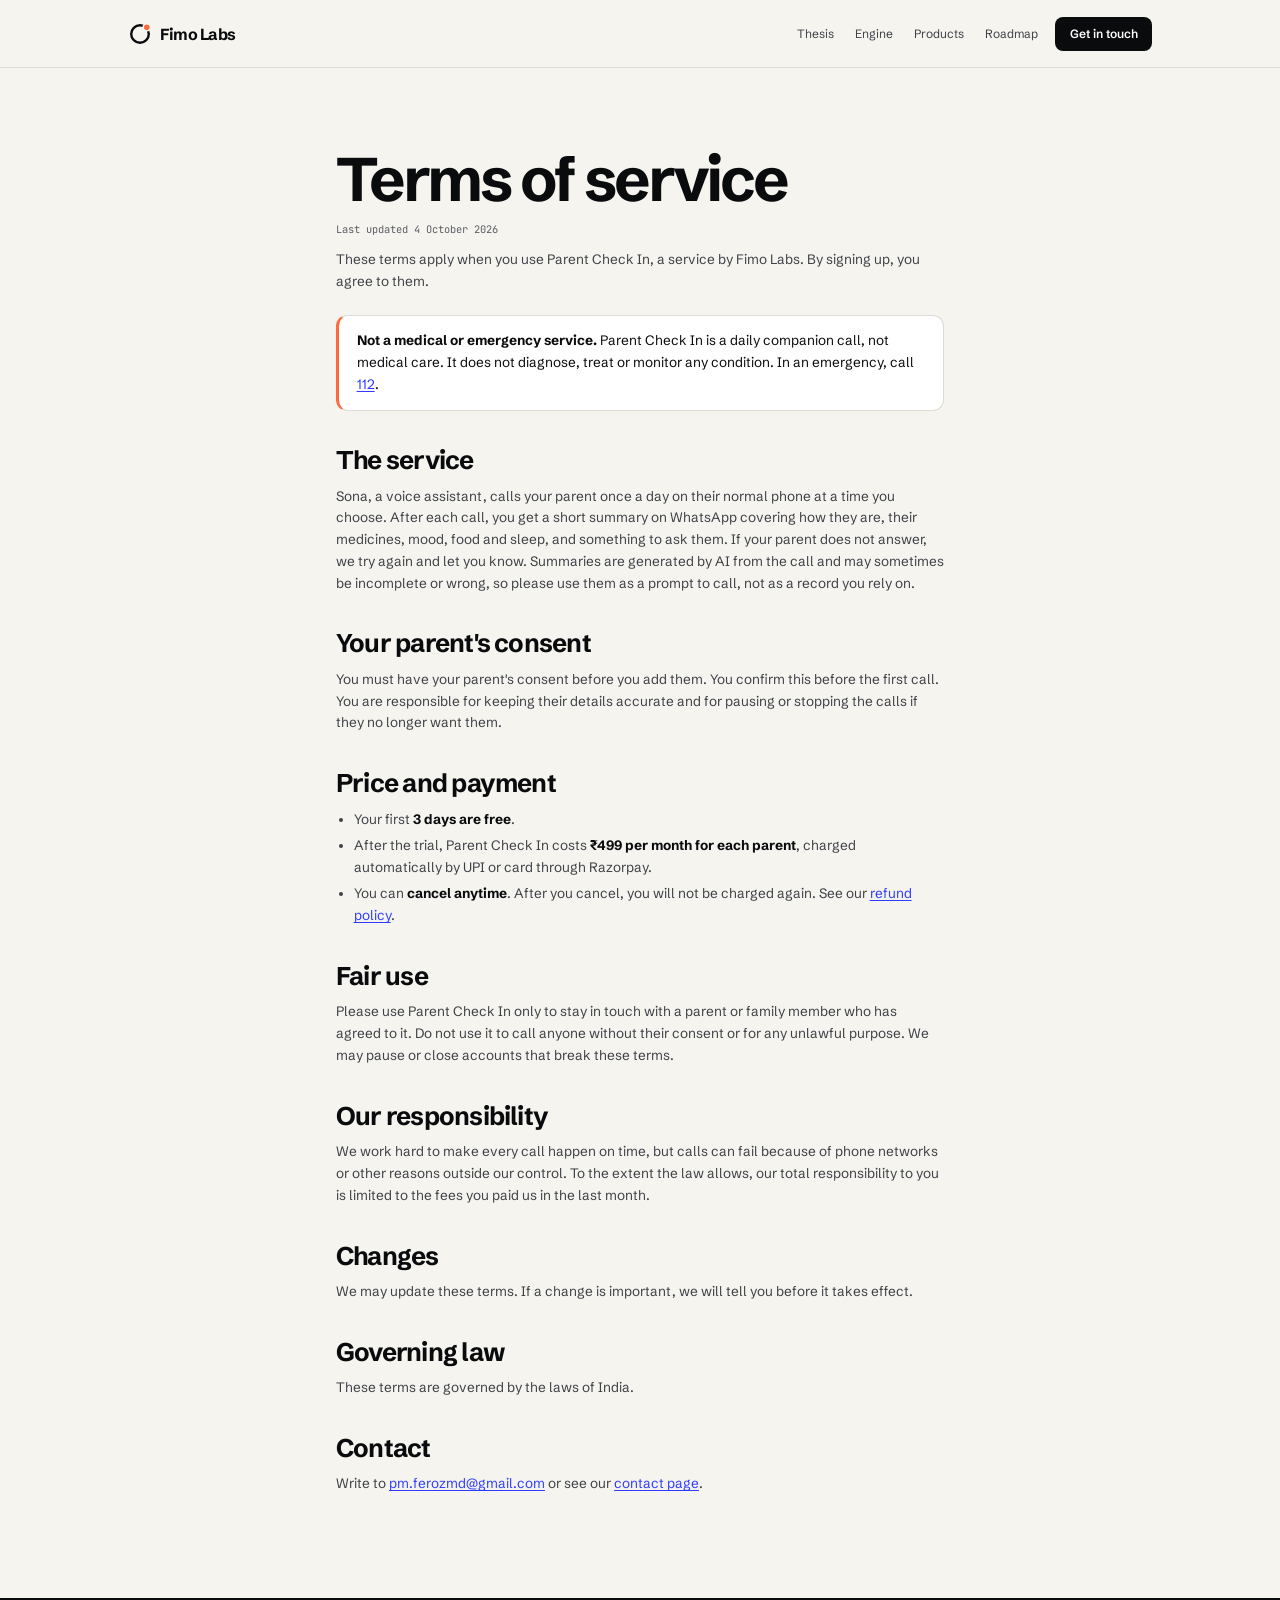
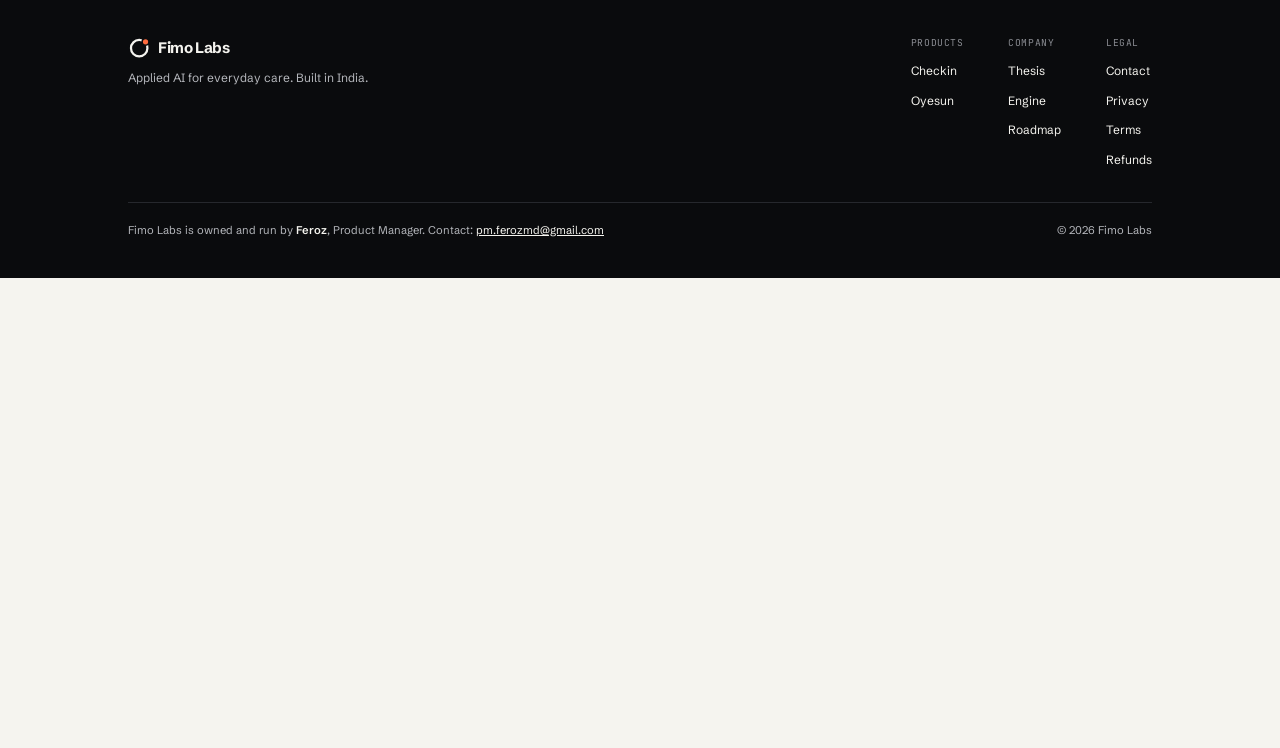
<file: terms.html>
<!doctype html>
<html lang="en">
<head>
  <meta charset="utf-8">
  <meta name="viewport" content="width=device-width, initial-scale=1">
  <title>Terms of service · Fimo Labs</title>
  <meta name="description" content="The terms for using Parent Check In by Fimo Labs.">
  <meta property="og:title" content="Terms of service · Fimo Labs">
  <meta property="og:description" content="The terms for using Parent Check In by Fimo Labs.">
  <link rel="icon" href="/favicon.svg" type="image/svg+xml">
  <link rel="preconnect" href="https://fonts.googleapis.com">
  <link rel="preconnect" href="https://fonts.gstatic.com" crossorigin>
  <link href="https://fonts.googleapis.com/css2?family=Schibsted+Grotesk:wght@400;500;600;700;800&family=JetBrains+Mono:wght@400;500&display=swap" rel="stylesheet">
  <link rel="stylesheet" href="/site.css">
</head>
<body>
<header class="site-header">
  <nav aria-label="Main" class="nav">
    <a href="/#top" class="brand">
      <svg width="30" height="30" viewBox="0 0 30 30" aria-hidden="true"><circle cx="15" cy="15" r="11" fill="none" stroke="#0A0B0D" stroke-width="3"></circle><circle cx="23.5" cy="6.5" r="4.5" fill="#FF6A3D" stroke="#F5F4EF" stroke-width="2"></circle></svg>
      <span>Fimo Labs</span>
    </a>
    <div class="nav-links">
      <a href="/#thesis">Thesis</a>
      <a href="/#engine">Engine</a>
      <a href="/#products">Products</a>
      <a href="/#roadmap">Roadmap</a>
      <a href="/#contact" class="nav-cta">Get in touch</a>
    </div>
  </nav>
</header>
<main class="doc">
  <div class="doc-inner">
  <h1>Terms of service</h1>
  <p class="updated">Last updated 4 October 2026</p>
  <p>These terms apply when you use Parent Check In, a service by Fimo Labs. By signing up, you agree to them.</p>

  <div class="callout"><strong>Not a medical or emergency service.</strong> Parent Check In is a daily companion call, not medical care. It does not diagnose, treat or monitor any condition. In an emergency, call <a href="tel:112">112</a>.</div>

  <h2>The service</h2>
  <p>Sona, a voice assistant, calls your parent once a day on their normal phone at a time you choose. After each call, you get a short summary on WhatsApp covering how they are, their medicines, mood, food and sleep, and something to ask them. If your parent does not answer, we try again and let you know. Summaries are generated by AI from the call and may sometimes be incomplete or wrong, so please use them as a prompt to call, not as a record you rely on.</p>

  <h2>Your parent's consent</h2>
  <p>You must have your parent's consent before you add them. You confirm this before the first call. You are responsible for keeping their details accurate and for pausing or stopping the calls if they no longer want them.</p>

  <h2>Price and payment</h2>
  <ul>
    <li>Your first <strong>3 days are free</strong>.</li>
    <li>After the trial, Parent Check In costs <strong>₹499 per month for each parent</strong>, charged automatically by UPI or card through Razorpay.</li>
    <li>You can <strong>cancel anytime</strong>. After you cancel, you will not be charged again. See our <a href="/refunds">refund policy</a>.</li>
  </ul>

  <h2>Fair use</h2>
  <p>Please use Parent Check In only to stay in touch with a parent or family member who has agreed to it. Do not use it to call anyone without their consent or for any unlawful purpose. We may pause or close accounts that break these terms.</p>

  <h2>Our responsibility</h2>
  <p>We work hard to make every call happen on time, but calls can fail because of phone networks or other reasons outside our control. To the extent the law allows, our total responsibility to you is limited to the fees you paid us in the last month.</p>

  <h2>Changes</h2>
  <p>We may update these terms. If a change is important, we will tell you before it takes effect.</p>

  <h2>Governing law</h2>
  <p>These terms are governed by the laws of India.</p>

  <h2>Contact</h2>
  <p>Write to <a href="mailto:pm.ferozmd@gmail.com">pm.ferozmd@gmail.com</a> or see our <a href="/contact">contact page</a>.</p>
  </div>
</main>
<footer class="site-footer">
  <div class="footer-inner">
    <div class="footer-top">
      <div class="footer-about">
        <div class="footer-brand">
          <svg width="28" height="28" viewBox="0 0 30 30" aria-hidden="true"><circle cx="15" cy="15" r="11" fill="none" stroke="#F5F4EF" stroke-width="3"></circle><circle cx="23.5" cy="6.5" r="4.5" fill="#FF6A3D" stroke="#0A0B0D" stroke-width="2"></circle></svg>
          <span>Fimo Labs</span>
        </div>
        <span>Applied AI for everyday care. Built in India.</span>
      </div>
      <div class="footer-cols">
        <div class="footer-col">
          <span class="mono-label">Products</span>
          <a href="https://checkin.fimolabs.com">Checkin</a>
          <a href="#" data-oyesun>Oyesun</a>
        </div>
        <div class="footer-col">
          <span class="mono-label">Company</span>
          <a href="/#thesis">Thesis</a>
          <a href="/#engine">Engine</a>
          <a href="/#roadmap">Roadmap</a>
        </div>
        <div class="footer-col">
          <span class="mono-label">Legal</span>
          <a href="/contact">Contact</a>
          <a href="/privacy">Privacy</a>
          <a href="/terms">Terms</a>
          <a href="/refunds">Refunds</a>
        </div>
      </div>
    </div>
    <div class="footer-bottom">
      <span>Fimo Labs is owned and run by <strong>Feroz</strong>, Product Manager. Contact: <a href="mailto:pm.ferozmd@gmail.com">pm.ferozmd@gmail.com</a></span>
      <span>© 2026 Fimo Labs</span>
    </div>
  </div>
</footer>
<script src="/site.js"></script>
</body>
</html>
</file>
<file: site.css>
/* Fimo Labs company site. Values follow the Company design file. */
:root {
  --bg: #F5F4EF;
  --ink: #0A0B0D;
  --text-2: #3E4046;
  --text-3: #5B5D63;
  --grey: #8A8C92;
  --line: #DEDCD4;
  --line-2: #CFCCC2;
  --blue: #2F3CFF;
  --orange: #FF6A3D;
  --dark-line: #26282D;
  --dark-text: #B5B7BC;
  --sans: 'Schibsted Grotesk', system-ui, sans-serif;
  --mono: 'JetBrains Mono', ui-monospace, monospace;
  --pad-x: clamp(20px, 4.5vw, 64px);
}
* { box-sizing: border-box; }
html { scroll-behavior: smooth; }
/* The whole site sits one notch smaller than the design file, so more of each section fits on screen. */
body { zoom: 0.8; margin: 0; background: var(--bg); color: var(--ink); font-family: var(--sans); -webkit-font-smoothing: antialiased; overflow-x: hidden; }
h1, h2, p, figure { margin: 0; }
a:focus-visible { outline: 3px solid var(--blue); outline-offset: 3px; }
[hidden] { display: none !important; }

.inner { max-width: 1280px; margin: 0 auto; }
.col { display: flex; flex-direction: column; }
.gap16 { gap: 16px; } .gap36 { gap: 36px; } .gap40 { gap: 40px; } .gap48 { gap: 48px; } .gap56 { gap: 56px; }
.blue { color: var(--blue); }
.block { display: block; }
.grey { color: var(--grey); }
.orange-text { color: var(--orange); }
.mono-label { font-family: var(--mono); font-size: 12px; letter-spacing: 0.06em; text-transform: uppercase; }
.mono-label.blue { color: var(--blue); }
.mono-label.muted { font-size: 13px; color: var(--text-3); }
.mono-small { font-family: var(--mono); font-size: 13px; color: var(--text-3); }
.mono-tiny { font-family: var(--mono); font-size: 12px; color: var(--grey); }

/* Nav */
.site-header { padding: 0 var(--pad-x); border-bottom: 1px solid var(--line); }
.nav { max-width: 1280px; margin: 0 auto; display: flex; flex-wrap: wrap; align-items: center; justify-content: space-between; gap: 12px; padding: 20px 0; }
.brand { display: flex; align-items: center; gap: 10px; color: var(--ink); text-decoration: none; min-height: 44px; }
.brand span { font-size: 20px; font-weight: 700; letter-spacing: -0.03em; }
.nav-links { display: flex; flex-wrap: wrap; align-items: center; gap: 2px; font-size: 15px; }
.nav-links a { color: var(--text-2); text-decoration: none; padding: 12px; }
.nav-links a:hover { color: var(--ink); }
.nav-links .nav-cta { color: #FFFFFF; background: var(--ink); font-weight: 600; padding: 12px 18px; border-radius: 10px; margin-left: 8px; }
.nav-links .nav-cta:hover { color: #FFFFFF; background: #23252A; }

/* Hero */
.hero { padding: clamp(56px, 9vw, 120px) var(--pad-x) clamp(48px, 6vw, 80px); }
.chips { display: flex; flex-wrap: wrap; gap: 8px; font-family: var(--mono); font-size: 12px; letter-spacing: 0.06em; text-transform: uppercase; }
.chip { border: 1px solid var(--line-2); color: var(--text-2); padding: 6px 12px; border-radius: 6px; }
.chip.dark { background: var(--ink); color: var(--bg); border-color: var(--ink); padding: 7px 12px; }
.hero h1 { font-weight: 700; font-size: clamp(48px, 8.2vw, 132px); line-height: 0.92; letter-spacing: -0.055em; max-width: 1240px; }
.hero-row { display: flex; flex-wrap: wrap; justify-content: space-between; align-items: flex-end; gap: 32px; }
.hero-lead { max-width: 600px; font-size: clamp(18px, 1.6vw, 22px); line-height: 1.5; color: var(--text-2); }
.hero-ctas { display: flex; flex-wrap: wrap; gap: 10px; }
.btn-blue { display: inline-flex; align-items: center; gap: 10px; background: var(--blue); color: #FFFFFF; text-decoration: none; font-weight: 600; font-size: 16px; padding: 16px 24px; border-radius: 12px; }
.btn-blue:hover { background: #2531E0; }
.btn-outline { display: inline-flex; align-items: center; color: var(--ink); text-decoration: none; font-weight: 600; font-size: 16px; padding: 16px 22px; border-radius: 12px; border: 1.5px solid var(--ink); }
.btn-outline:hover { background: #EBEAE4; }

.year { margin-top: 24px; background: #FFFFFF; border: 1px solid var(--line); border-radius: 24px; padding: clamp(20px, 3vw, 36px); display: flex; flex-direction: column; gap: 22px; }
.year-head { display: flex; flex-wrap: wrap; justify-content: space-between; align-items: baseline; gap: 12px; }
.year-head figcaption { font-size: clamp(20px, 2vw, 26px); font-weight: 600; letter-spacing: -0.02em; }
.year-grid { display: grid; grid-template-columns: repeat(auto-fill, minmax(9px, 1fr)); gap: 4px; }
.year-grid span { display: block; aspect-ratio: 1 / 1; border-radius: 3px; background: #ECEAE3; }
.year-foot { display: flex; flex-wrap: wrap; justify-content: space-between; gap: 16px; align-items: center; }
.year-legend { display: flex; flex-wrap: wrap; gap: 20px; font-size: 14px; color: var(--text-2); }
.year-legend > span { display: inline-flex; align-items: center; gap: 8px; }
.sq { width: 12px; height: 12px; border-radius: 3px; display: inline-block; }
.sq.orange { background: var(--orange); }
.sq.blue-bg { background: var(--blue); }

/* The gap */
.gap { background: var(--ink); color: var(--bg); padding: clamp(80px, 10vw, 140px) var(--pad-x); }
.gap-head { display: flex; flex-wrap: wrap; gap: 40px; justify-content: space-between; align-items: flex-end; }
.gap-head h2 { font-weight: 700; font-size: clamp(38px, 5vw, 72px); line-height: 1; letter-spacing: -0.045em; max-width: 760px; }
.gap-head p { max-width: 380px; font-size: 17px; line-height: 1.55; color: var(--dark-text); }
.stats { display: grid; grid-template-columns: repeat(auto-fit, minmax(min(100%, 260px), 1fr)); gap: 1px; background: var(--dark-line); border: 1px solid var(--dark-line); border-radius: 20px; overflow: hidden; }
.stat { background: var(--ink); padding: 32px; display: flex; flex-direction: column; gap: 10px; }
.stat-num { font-size: clamp(56px, 6vw, 88px); font-weight: 700; letter-spacing: -0.05em; line-height: 1; }
.stat-label { font-size: 16px; color: var(--dark-text); line-height: 1.5; }
.why { display: flex; flex-direction: column; border-top: 1px solid var(--dark-line); }
.why-row { display: flex; flex-wrap: wrap; gap: 8px 32px; padding: 28px 0; border-bottom: 1px solid var(--dark-line); align-items: baseline; }
.why-num { font-family: var(--mono); font-size: 13px; color: var(--orange); width: 120px; }
.why-title { flex: 1 1 260px; font-size: clamp(22px, 2.2vw, 30px); font-weight: 600; letter-spacing: -0.02em; }
.why-desc { flex: 1 1 300px; font-size: 16px; line-height: 1.55; color: var(--dark-text); }

/* Thesis */
.thesis { padding: clamp(90px, 12vw, 170px) var(--pad-x); }
.thesis .mono-label { font-size: 13px; }
.thesis-big { font-weight: 600; font-size: clamp(34px, 4.8vw, 72px); line-height: 1.04; letter-spacing: -0.045em; max-width: 1180px; }
.thesis-body { max-width: 640px; font-size: 19px; line-height: 1.6; color: var(--text-2); }

/* Shared section heads */
.section-head { display: flex; flex-wrap: wrap; justify-content: space-between; align-items: flex-end; gap: 24px; }
.section-head.ruled { border-top: 1.5px solid var(--ink); padding-top: 28px; }
.section-head h2, .roadmap h2 { font-weight: 700; font-size: clamp(40px, 5vw, 72px); line-height: 1; letter-spacing: -0.045em; }
.section-head p { max-width: 420px; font-size: 17px; line-height: 1.55; color: var(--text-2); }

/* Engine */
.engine { padding: 0 var(--pad-x) clamp(90px, 12vw, 160px); }
.layers { display: grid; grid-template-columns: repeat(auto-fit, minmax(min(100%, 300px), 1fr)); gap: 16px; }
.layer { background: #FFFFFF; color: var(--ink); border: 1px solid var(--line); border-radius: 22px; padding: 30px; display: flex; flex-direction: column; gap: 18px; min-height: 340px; transition: background 400ms, color 400ms, border-color 400ms; }
.layer-head { display: flex; justify-content: space-between; align-items: center; }
.layer-num { font-family: var(--mono); font-size: 13px; color: var(--text-3); transition: color 400ms; }
.layer-dot { width: 10px; height: 10px; border-radius: 50%; background: var(--line); transition: background 400ms; }
.layer-title { font-size: clamp(34px, 3.2vw, 46px); font-weight: 700; letter-spacing: -0.04em; line-height: 1; }
.layer-desc { font-size: 17px; line-height: 1.55; color: var(--text-2); transition: color 400ms; }
.layer-tags { margin-top: auto; display: flex; flex-wrap: wrap; gap: 8px; }
.layer-tags span { font-family: var(--mono); font-size: 12px; padding: 6px 10px; border-radius: 6px; border: 1px solid var(--line); transition: border-color 400ms; }
.layer.on { background: var(--ink); color: var(--bg); border-color: var(--ink); }
.layer.on .layer-num { color: var(--orange); }
.layer.on .layer-dot { background: var(--orange); }
.layer.on .layer-desc { color: var(--dark-text); }
.layer.on .layer-tags span { border-color: #3A3C42; }
.principles { display: flex; flex-wrap: wrap; gap: 10px; align-items: center; font-family: var(--mono); font-size: 13px; color: var(--text-2); }
.principles span { padding: 8px 12px; border-radius: 6px; background: #E8E6DF; }

/* Products */
.products { background: #FFFFFF; border-top: 1px solid var(--line); border-bottom: 1px solid var(--line); padding: clamp(80px, 10vw, 140px) var(--pad-x); }
.product-grid { display: grid; grid-template-columns: repeat(auto-fit, minmax(min(100%, 380px), 1fr)); gap: 16px; }
.product { text-decoration: none; border-radius: 22px; padding: 30px; display: flex; flex-direction: column; gap: 14px; min-height: 260px; transition: transform 200ms ease; }
.product:hover { transform: translateY(-3px); }
.product-top { display: flex; justify-content: space-between; align-items: center; }
.product-name { font-size: 40px; font-weight: 700; letter-spacing: -0.04em; }
.product-desc { font-size: 17px; line-height: 1.5; }
.product-url { margin-top: auto; font-family: var(--mono); font-size: 13px; }
.product.checkin { color: #FBF6EC; background: #1F4D3A; }
.product.checkin .mono-label { color: #BFD3C6; }
.product.checkin .product-desc { color: #DCE7DF; }
.product.checkin .product-url { color: #F2C4AA; }
.product.oyesun { color: #1E1A10; background: #F3D27A; }
.product.oyesun .mono-label { color: #5C4A16; }
.product.oyesun .product-desc { color: #3D3420; }
.product.oyesun .product-url { color: #7A3A12; }
.lab-grid { display: grid; grid-template-columns: repeat(auto-fit, minmax(min(100%, 260px), 1fr)); gap: 16px; }
.lab-card { border: 1.5px dashed var(--line-2); border-radius: 20px; padding: 26px; display: flex; flex-direction: column; gap: 10px; }
.lab-tag { font-family: var(--mono); font-size: 12px; color: var(--blue); }
.lab-title { font-size: 24px; font-weight: 700; letter-spacing: -0.03em; }
.lab-desc { font-size: 16px; line-height: 1.5; color: var(--text-2); }

/* Roadmap */
.roadmap { padding: clamp(90px, 12vw, 160px) var(--pad-x); }
.roadmap h2 { max-width: 900px; }
.road { display: grid; grid-template-columns: repeat(auto-fit, minmax(min(100%, 300px), 1fr)); border-top: 1.5px solid var(--ink); }
.road-col { padding: 28px 28px 28px 0; display: flex; flex-direction: column; gap: 14px; }
.road-when { display: inline-flex; align-items: center; gap: 8px; font-family: var(--mono); font-size: 13px; color: var(--text-3); }
.road-dot { width: 8px; height: 8px; border-radius: 50%; border: 1.5px solid var(--text-3); display: inline-block; }
.road-when.now { color: var(--blue); }
.road-when.now .road-dot { background: var(--blue); border-color: var(--blue); }
.road-title { font-size: clamp(24px, 2.4vw, 32px); font-weight: 700; letter-spacing: -0.03em; line-height: 1.1; }
.road-desc { font-size: 16px; line-height: 1.55; color: var(--text-2); }

/* Contact band */
.contact { background: var(--blue); color: #FFFFFF; padding: clamp(90px, 12vw, 160px) var(--pad-x); }
.contact h2 { font-weight: 700; font-size: clamp(44px, 7vw, 112px); line-height: 0.95; letter-spacing: -0.055em; max-width: 1150px; }
.contact-grid { display: grid; grid-template-columns: repeat(auto-fit, minmax(min(100%, 300px), 1fr)); gap: 16px; }
.contact-card { text-decoration: none; color: var(--ink); background: #FFFFFF; border-radius: 20px; padding: 28px; display: flex; flex-direction: column; gap: 10px; transition: transform 200ms ease; }
.contact-card:hover { transform: translateY(-3px); }
.contact-title { font-size: 22px; font-weight: 700; letter-spacing: -0.02em; }
.contact-cta { font-size: 15px; color: var(--text-2); }

/* Footer */
.site-footer { background: var(--ink); color: var(--dark-text); padding: 48px var(--pad-x); }
.footer-inner { max-width: 1280px; margin: 0 auto; display: flex; flex-direction: column; gap: 36px; }
.footer-top { display: flex; flex-wrap: wrap; justify-content: space-between; gap: 32px; }
.footer-about { display: flex; flex-direction: column; gap: 12px; max-width: 380px; font-size: 15px; line-height: 1.55; }
.footer-brand { display: flex; align-items: center; gap: 10px; color: var(--bg); }
.footer-brand span { font-size: 19px; font-weight: 700; letter-spacing: -0.03em; }
.footer-cols { display: flex; flex-wrap: wrap; gap: 56px; font-size: 15px; }
.footer-col { display: flex; flex-direction: column; gap: 2px; }
.footer-col .mono-label { color: var(--grey); padding-bottom: 8px; }
.footer-col a { color: var(--bg); text-decoration: none; padding: 8px 0; }
.footer-col a:hover { text-decoration: underline; text-underline-offset: 3px; }
.footer-bottom { display: flex; flex-wrap: wrap; justify-content: space-between; gap: 12px; padding-top: 24px; border-top: 1px solid var(--dark-line); font-size: 14px; line-height: 1.6; }
.footer-bottom strong { color: var(--bg); font-weight: 600; }
.footer-bottom a { color: var(--bg); }

/* Legal and contact pages */
.doc { padding: clamp(56px, 8vw, 104px) var(--pad-x) clamp(80px, 10vw, 140px); }
.doc-inner { max-width: 760px; margin: 0 auto; }
.doc h1 { font-weight: 700; font-size: clamp(44px, 6vw, 80px); line-height: 0.95; letter-spacing: -0.05em; }
.doc .updated { margin-top: 16px; font-family: var(--mono); font-size: 13px; color: var(--text-3); }
.doc h2 { margin-top: 44px; font-weight: 700; font-size: clamp(24px, 2.6vw, 32px); line-height: 1.1; letter-spacing: -0.03em; }
.doc p, .doc ul { margin: 14px 0 0; font-size: 17px; line-height: 1.6; color: var(--text-2); }
.doc ul { padding-left: 22px; }
.doc li + li { margin-top: 6px; }
.doc a { color: var(--blue); text-underline-offset: 3px; }
.doc strong { color: var(--ink); }
.callout { margin-top: 28px; background: #FFFFFF; border: 1px solid var(--line); border-left: 4px solid var(--orange); border-radius: 14px; padding: 18px 22px; font-size: 17px; line-height: 1.6; color: var(--ink); }
.contact-list { margin: 36px 0 0; display: grid; gap: 12px; }
.contact-item { background: #FFFFFF; border: 1px solid var(--line); border-radius: 20px; padding: 22px 24px; }
.contact-item dt { font-family: var(--mono); font-size: 12px; letter-spacing: 0.06em; text-transform: uppercase; color: var(--blue); }
.contact-item dd { margin: 8px 0 0; font-size: 22px; font-weight: 700; letter-spacing: -0.02em; color: var(--ink); overflow-wrap: anywhere; }
.contact-item dd a { color: var(--ink); text-decoration: none; min-height: 44px; display: inline-flex; align-items: center; }
.contact-item dd a:hover { text-decoration: underline; }

@media (prefers-reduced-motion: reduce) {
  html { scroll-behavior: auto; }
  *, *::before, *::after { transition: none !important; }
}
</file>
